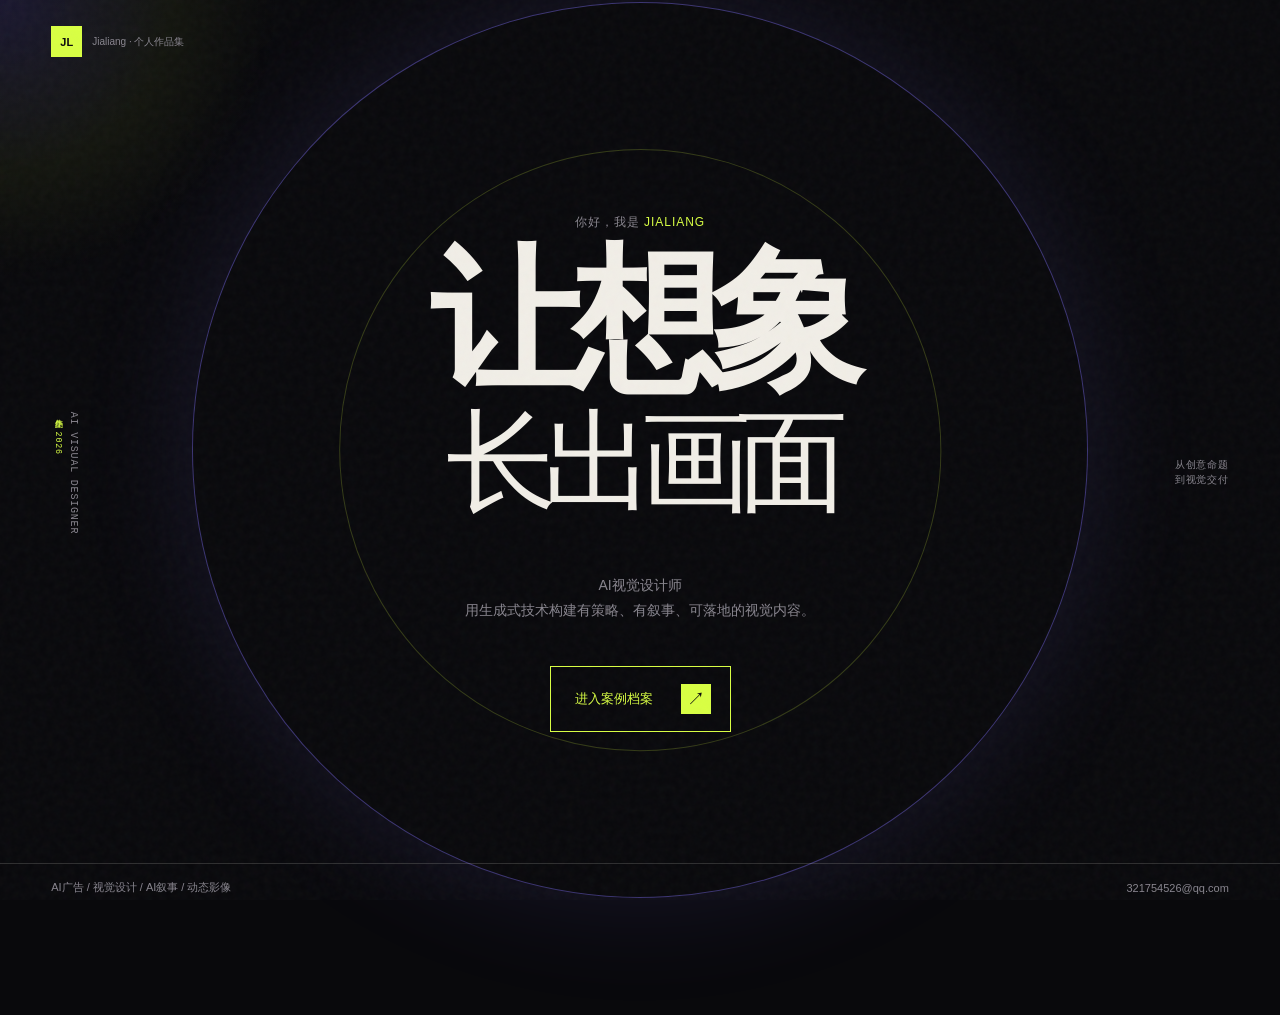
<file: index.html>
<!doctype html>
<html lang="zh-CN"><head><meta charset="utf-8"><meta name="viewport" content="width=device-width,initial-scale=1"><meta name="description" content="Jialiang的AI视觉设计作品集，涵盖AI广告、图像设计、叙事与动态影像。"><title>Jialiang｜AI视觉设计师</title><link rel="stylesheet" href="styles.css?v=20260819b"></head>
<body class="home-page"><div class="noise"></div><div class="cursor-glow"></div><div class="home-orbit orbit-one"></div><div class="home-orbit orbit-two"></div>
<header class="home-header"><a class="logo" href="index.html"><i>JL</i><span>Jialiang · 个人作品集</span></a></header>
<main class="home-main"><div class="home-vertical">AI VISUAL DESIGNER<br><small>作品集 / 2026</small></div><section class="home-center"><div class="home-kicker">你好，我是 <span>JIALIANG</span></div><h1>让想象<br><em>长出画面</em></h1><p>AI视觉设计师<br>用生成式技术构建有策略、有叙事、可落地的视觉内容。</p><a class="enter-button magnetic" href="works.html"><span>进入案例档案</span><i>↗</i></a></section><div class="home-side-note">从创意命题<br>到视觉交付</div></main>
<footer class="home-footer"><span>AI广告 / 视觉设计 / AI叙事 / 动态影像</span><a href="mailto:321754526@qq.com">321754526@qq.com</a></footer><script src="script.js"></script></body></html>
</file>
<file: styles.css>
:root{--bg:#09090c;--panel:#121218;--white:#f1eee7;--muted:#88858e;--line:rgba(241,238,231,.16);--lime:#d9ff43;--violet:#8270ff;--serif:Georgia,'Times New Roman',serif}*{box-sizing:border-box}html{scroll-behavior:smooth}body{margin:0;background:var(--bg);color:var(--white);font-family:"Microsoft YaHei UI","Microsoft YaHei",Arial,sans-serif}body.no-scroll{overflow:hidden}a{text-decoration:none;color:inherit}button{font:inherit;color:inherit}.noise{position:fixed;inset:0;pointer-events:none;z-index:20;opacity:.035;background-image:url("data:image/svg+xml,%3Csvg viewBox='0 0 160 160' xmlns='http://www.w3.org/2000/svg'%3E%3Cfilter id='n'%3E%3CfeTurbulence type='fractalNoise' baseFrequency='.8' numOctaves='3'/%3E%3C/filter%3E%3Crect width='100%25' height='100%25' filter='url(%23n)'/%3E%3C/svg%3E")}.logo{display:flex;align-items:center;gap:10px}.logo i{display:grid;place-items:center;width:31px;height:31px;background:var(--lime);color:#09090c;font:700 11px Arial;font-style:normal}.logo span{font-size:10px}.home-page{min-height:100vh;overflow:hidden}.home-header,.home-footer{position:relative;z-index:2;display:flex;align-items:center;justify-content:space-between;padding:26px 4vw;font-size:11px;color:var(--muted)}.header-status{display:flex;align-items:center;gap:8px}.header-status b{width:6px;height:6px;background:var(--lime);border-radius:50%;box-shadow:0 0 0 4px rgba(217,255,67,.12)}.home-main{position:relative;display:grid;place-items:center;min-height:calc(100vh - 120px);padding:40px 8vw}.home-center{position:relative;z-index:2;width:min(860px,100%);text-align:center}.home-kicker{font-size:12px;color:var(--muted);letter-spacing:.08em;margin-bottom:28px}.home-kicker span{color:var(--lime)}.home-center h1{font:600 clamp(70px,12vw,220px)/.82 Arial,sans-serif;letter-spacing:-.09em;margin:0}.home-center h1 em{font:400 .72em var(--serif)}.home-center p{font-size:14px;line-height:1.8;color:var(--muted);margin:35px 0 42px}.enter-button{display:inline-flex;align-items:center;gap:28px;padding:17px 19px 17px 24px;border:1px solid var(--lime);color:var(--lime);font-size:13px;transition:.3s}.enter-button i{display:grid;place-items:center;width:30px;height:30px;background:var(--lime);color:#09090c;font-style:normal;font-size:18px;transition:.3s}.enter-button:hover{background:var(--lime);color:#09090c}.enter-button:hover i{transform:rotate(45deg)}.home-vertical,.home-side-note,.home-scroll{position:absolute;font:10px/1.5 Consolas,monospace;color:var(--muted);letter-spacing:.08em}.home-vertical{left:4vw;top:50%;writing-mode:vertical-rl;transform:translateY(-50%)}.home-vertical small,.home-scroll span{color:var(--lime)}.home-side-note{right:4vw;top:50%;transform:translateY(-50%)}.home-scroll{bottom:40px;left:50%;transform:translateX(-50%)}.home-footer{border-top:1px solid var(--line);padding-top:16px}.home-orbit{position:absolute;border:1px solid rgba(130,112,255,.42);border-radius:50%;pointer-events:none}.orbit-one{width:70vw;height:70vw;max-width:940px;max-height:940px;left:50%;top:50%;transform:translate(-50%,-50%) rotate(18deg);box-shadow:0 0 120px rgba(130,112,255,.12);animation:float 12s ease-in-out infinite}.orbit-two{width:47vw;height:47vw;max-width:620px;max-height:620px;left:50%;top:50%;transform:translate(-50%,-50%) rotate(-28deg);border-color:rgba(217,255,67,.2);animation:float 9s ease-in-out infinite reverse}.cursor-glow{position:fixed;left:0;top:0;width:580px;height:580px;margin:-290px 0 0 -290px;border-radius:50%;pointer-events:none;z-index:1;background:radial-gradient(circle,rgba(130,112,255,.15),rgba(217,255,67,.05) 42%,transparent 68%);opacity:0;transition:opacity .6s}@media(pointer:fine){.cursor-glow{opacity:1}}@keyframes float{50%{transform:translate(-50%,-50%) rotate(28deg) scale(1.03)}}
.works-header{height:84px;display:grid;grid-template-columns:1fr auto 1fr;align-items:center;padding:0 4vw;border-bottom:1px solid var(--line);position:sticky;top:0;z-index:15;background:rgba(9,9,12,.88);backdrop-filter:blur(18px)}.works-header nav{display:flex;gap:30px;font-size:11px;color:var(--muted)}.works-header nav a.active{color:var(--white)}.header-tools{display:flex;align-items:center;justify-content:flex-end;gap:12px;font:9px Consolas,monospace;color:var(--muted)}.page-progress{width:60px;height:1px;background:#38383f}.page-progress i{display:block;width:20%;height:1px;background:var(--lime);transition:width .25s}.back-home{margin-left:12px}.back-home b{color:var(--lime);font-size:15px}.works-main{margin:auto;padding:95px 4vw 130px}.works-intro{display:grid;grid-template-columns:1fr 38%;align-items:end;padding-bottom:90px}.overline{font:9px Consolas,monospace;letter-spacing:.14em;color:var(--muted);margin:0 0 26px}.works-intro h1{font:600 clamp(72px,9.5vw,200px)/.81 Arial,sans-serif;letter-spacing:-.09em;margin:0}.works-intro h1 em{font:400 .76em var(--serif)}.works-desc{display:flex;align-items:flex-start;gap:20px;padding-bottom:12px}.works-desc p{font-size:13px;line-height:1.9;color:var(--muted);margin:0}.intro-line{width:70px;height:1px;background:var(--lime);margin-top:10px}.works-toolbar{display:flex;justify-content:space-between;align-items:center;border-block:1px solid var(--line);padding:17px 0;margin-bottom:38px}.works-count{font-size:10px;color:var(--muted)}.works-count strong{color:var(--lime);font-size:14px}.filters{display:flex;gap:24px}.filter{border:0;background:none;padding:0;color:var(--muted);font-size:10px;cursor:pointer;position:relative}.filter:after{content:'';position:absolute;left:0;right:0;bottom:-7px;height:1px;background:var(--lime);transform:scaleX(0);transition:.25s}.filter.active,.filter:hover{color:var(--white)}.filter.active:after{transform:scaleX(1)}.works-grid{display:grid;grid-template-columns:repeat(2,1fr);gap:78px 26px}.work-card[hidden]{display:none}.featured{grid-column:span 2}.case-trigger{display:block;width:100%;padding:0;border:0;background:none;text-align:left;cursor:pointer}.work-image{position:relative;overflow:hidden;background:var(--panel);aspect-ratio:1.3}.featured .work-image{aspect-ratio:2.06}.work-image img{width:100%;height:100%;object-fit:cover;transition:transform .8s cubic-bezier(.2,.7,.2,1),filter .45s}.work-image:after{content:'';position:absolute;inset:0;background:rgba(9,9,12,0);transition:.4s}.work-card:hover img{transform:scale(1.055);filter:saturate(1.18)}.work-card:hover .work-image:after{background:rgba(9,9,12,.2)}.image-index{position:absolute;z-index:2;top:17px;left:17px;font:9px Consolas,monospace;color:rgba(255,255,255,.72)}.view-mark{position:absolute;z-index:2;right:18px;bottom:18px;padding:11px 13px;background:var(--lime);color:#09090c;font-size:10px;opacity:0;transform:translateY(10px);transition:.35s}.work-card:hover .view-mark{opacity:1;transform:none}.work-info{display:flex;justify-content:space-between;padding-top:18px}.work-info small,.work-info time{font:9px Consolas,monospace;color:var(--muted)}.work-info h2{font-size:26px;letter-spacing:-.05em;margin:9px 0 5px}.work-info p{font-size:11px;color:var(--muted);margin:0;max-width:500px}.works-about{display:grid;grid-template-columns:20% 1fr;gap:8%;padding:160px 0 45px;border-top:1px solid var(--line);margin-top:140px}.works-about h2{font:500 clamp(50px,6vw,88px)/.9 Arial,sans-serif;letter-spacing:-.08em;margin:0 0 30px}.works-about h2 em{font:400 .72em var(--serif)}.works-about>div>p{max-width:470px;font-size:14px;line-height:1.8;color:var(--muted)}.about-tags{display:flex;gap:8px;flex-wrap:wrap;margin-top:35px}.about-tags span{border:1px solid var(--line);padding:8px 10px;font-size:9px;color:var(--muted)}.works-footer{display:flex;justify-content:space-between;padding:22px 4vw;border-top:1px solid var(--line);color:var(--muted);font:9px Consolas,monospace}.case-overlay{position:fixed;inset:0;z-index:30;background:rgba(0,0,0,.76);backdrop-filter:blur(12px);opacity:0;pointer-events:none;transition:opacity .4s;overflow:auto}.case-overlay.open{opacity:1;pointer-events:auto}.case-close{position:fixed;z-index:33;right:28px;top:22px;width:44px;height:44px;border:1px solid rgba(255,255,255,.3);background:#09090c;color:var(--white);font-size:27px;cursor:pointer}.case-panel{min-height:100vh;background:#101015;width:min(1180px,94vw);margin-left:auto;transform:translateX(100%);transition:transform .55s cubic-bezier(.76,0,.24,1)}.case-overlay.open .case-panel{transform:none}.case-hero{display:grid;grid-template-columns:58% 42%;min-height:620px}.case-hero>img{width:100%;height:100%;object-fit:cover}.case-hero>div{padding:95px 58px;display:flex;flex-direction:column;justify-content:flex-end}.case-hero h2{font:600 clamp(52px,6vw,90px)/.88 Arial;margin:0 0 28px;letter-spacing:-.07em}.case-hero>div>p:last-child{font-size:14px;line-height:1.8;color:var(--muted)}.case-body{padding:65px 6vw 85px}.case-facts{display:grid;grid-template-columns:repeat(3,1fr);border-block:1px solid var(--line);padding:20px 0;margin-bottom:75px}.case-facts span{font-size:9px;color:var(--muted);border-right:1px solid var(--line);padding-left:20px}.case-facts span:first-child{padding-left:0}.case-facts span:last-child{border:0}.case-facts strong{display:block;color:var(--white);font-size:12px;font-weight:400;margin-top:8px}.case-sections{display:grid;grid-template-columns:repeat(3,1fr);gap:42px}.case-sections section{border-top:1px solid var(--line);padding-top:16px}.case-sections small{font:9px Consolas,monospace;color:var(--lime)}.case-sections p{font-size:13px;line-height:1.8;color:#aaa7ae}.case-gallery{margin-top:76px;border-top:1px solid var(--line);padding-top:24px}.case-gallery img{display:block;width:100%;background:#15151c}.case-next{display:flex;justify-content:space-between;align-items:center;border-top:1px solid var(--line);margin-top:75px;padding-top:20px;font-size:10px;color:var(--muted)}.case-next button{border:0;background:none;color:var(--lime);cursor:pointer}.work-card{opacity:0;transform:translateY(30px);transition:opacity .8s cubic-bezier(.2,.7,.2,1),transform .8s cubic-bezier(.2,.7,.2,1)}.work-card.revealed{opacity:1;transform:none}.home-center>*{opacity:0;animation:enterUp 1s cubic-bezier(.2,.7,.2,1) forwards}.home-center>*:nth-child(1){animation-delay:.08s}.home-center>*:nth-child(2){animation-delay:.16s}.home-center>*:nth-child(3){animation-delay:.28s}.home-center>*:nth-child(4){animation-delay:.4s}@keyframes enterUp{from{opacity:0;transform:translateY(28px);filter:blur(7px)}to{opacity:1;transform:none;filter:none}}
@media(max-width:760px){.home-header,.home-footer{padding-inline:20px}.home-main{padding:30px 20px}.home-vertical{left:20px;top:20px;transform:none;writing-mode:horizontal-tb}.home-side-note{display:none}.home-center h1{font-size:clamp(66px,19vw,120px)}.works-header{padding:0 20px;height:72px;grid-template-columns:1fr auto}.works-header nav,.page-progress,.header-tools>span{display:none}.works-main{padding:60px 20px 80px}.works-intro{display:block;padding-bottom:55px}.works-intro h1{font-size:74px}.works-desc{margin-top:38px}.works-toolbar{display:block}.filters{overflow:auto;white-space:nowrap;margin-top:20px;padding-bottom:7px}.works-grid{display:block}.work-card,.featured{margin-bottom:55px;opacity:1;transform:none;transition:none}.work-image,.featured .work-image{aspect-ratio:1.18}.works-about{display:block;padding-top:80px;margin-top:80px}.works-about h2{font-size:55px}.case-panel{width:100vw}.case-hero{display:block}.case-hero>img{height:45vh}.case-hero>div{padding:55px 24px}.case-body{padding:45px 24px}.case-facts,.case-sections{grid-template-columns:1fr}.case-facts span{border-right:0;border-bottom:1px solid var(--line);padding:14px 0}.case-sections{gap:28px}.case-close{right:14px;top:14px}.works-footer{padding-inline:20px}}
</file>
